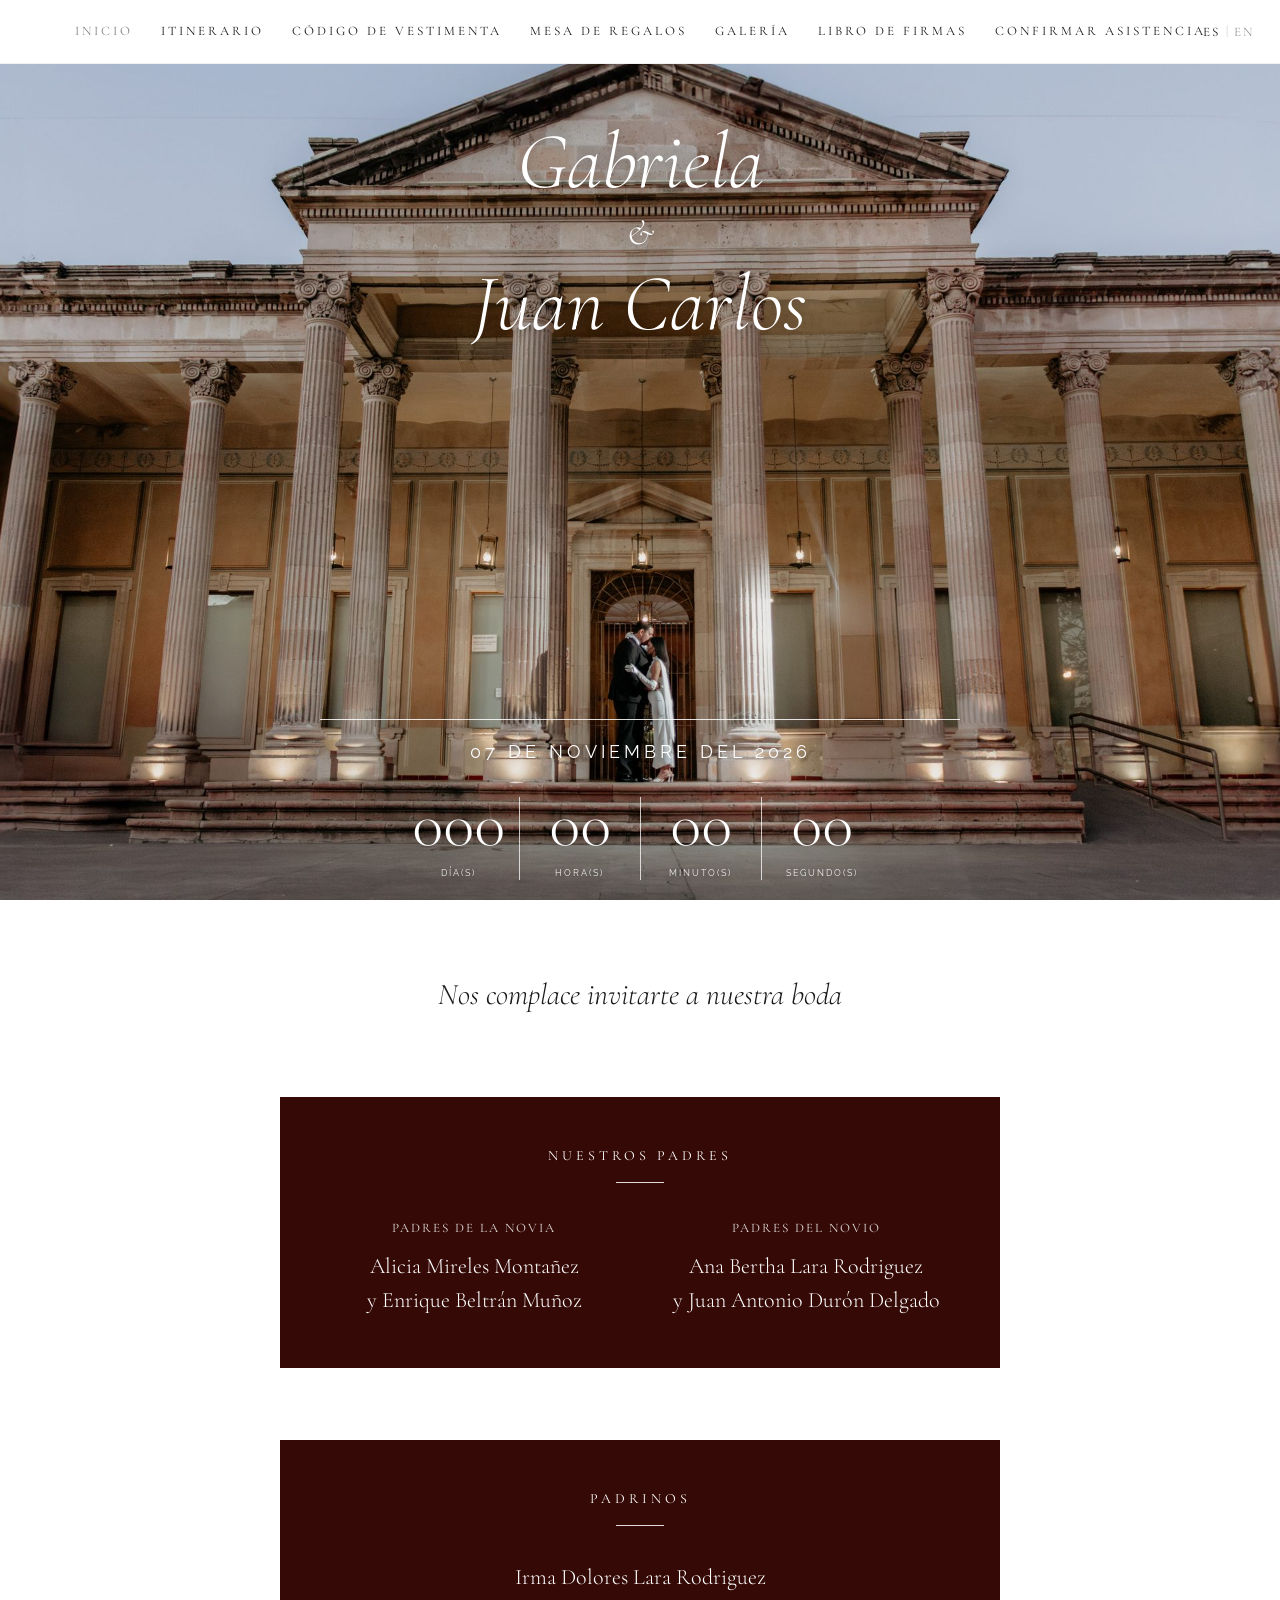
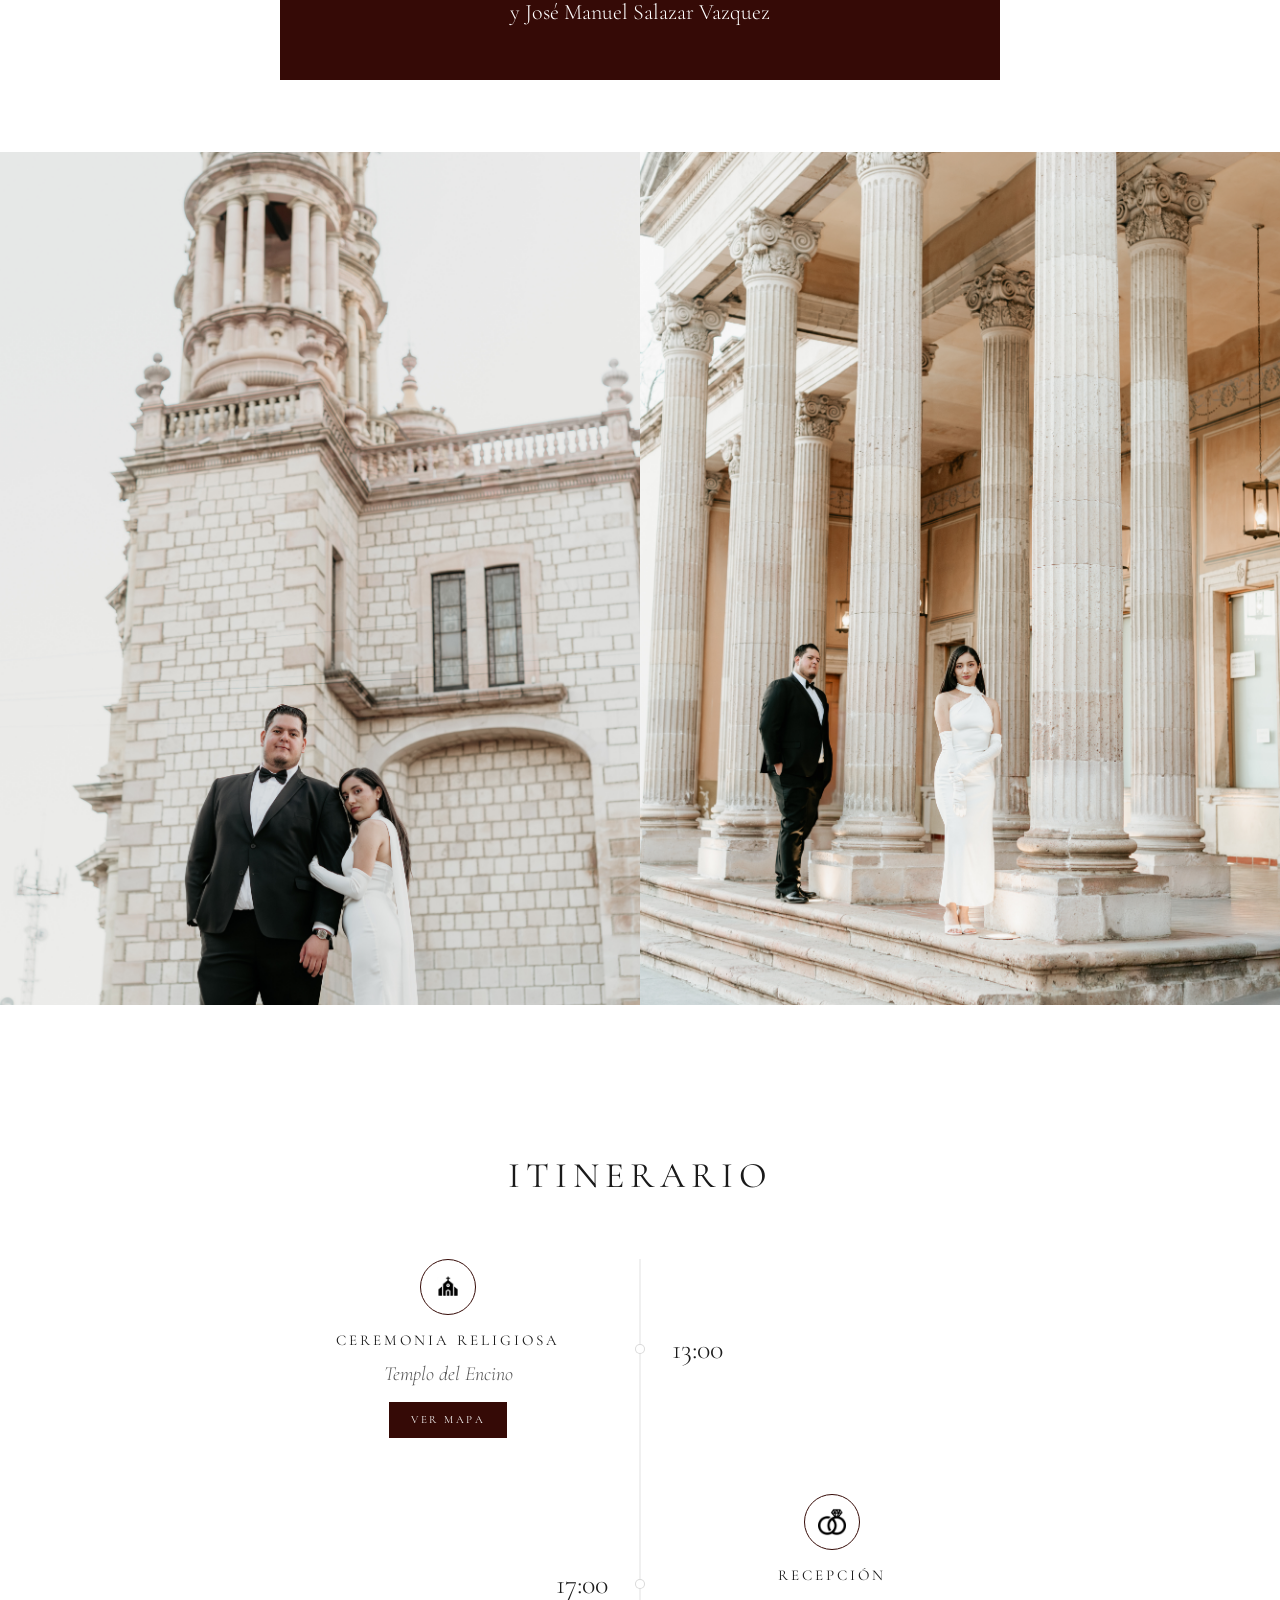
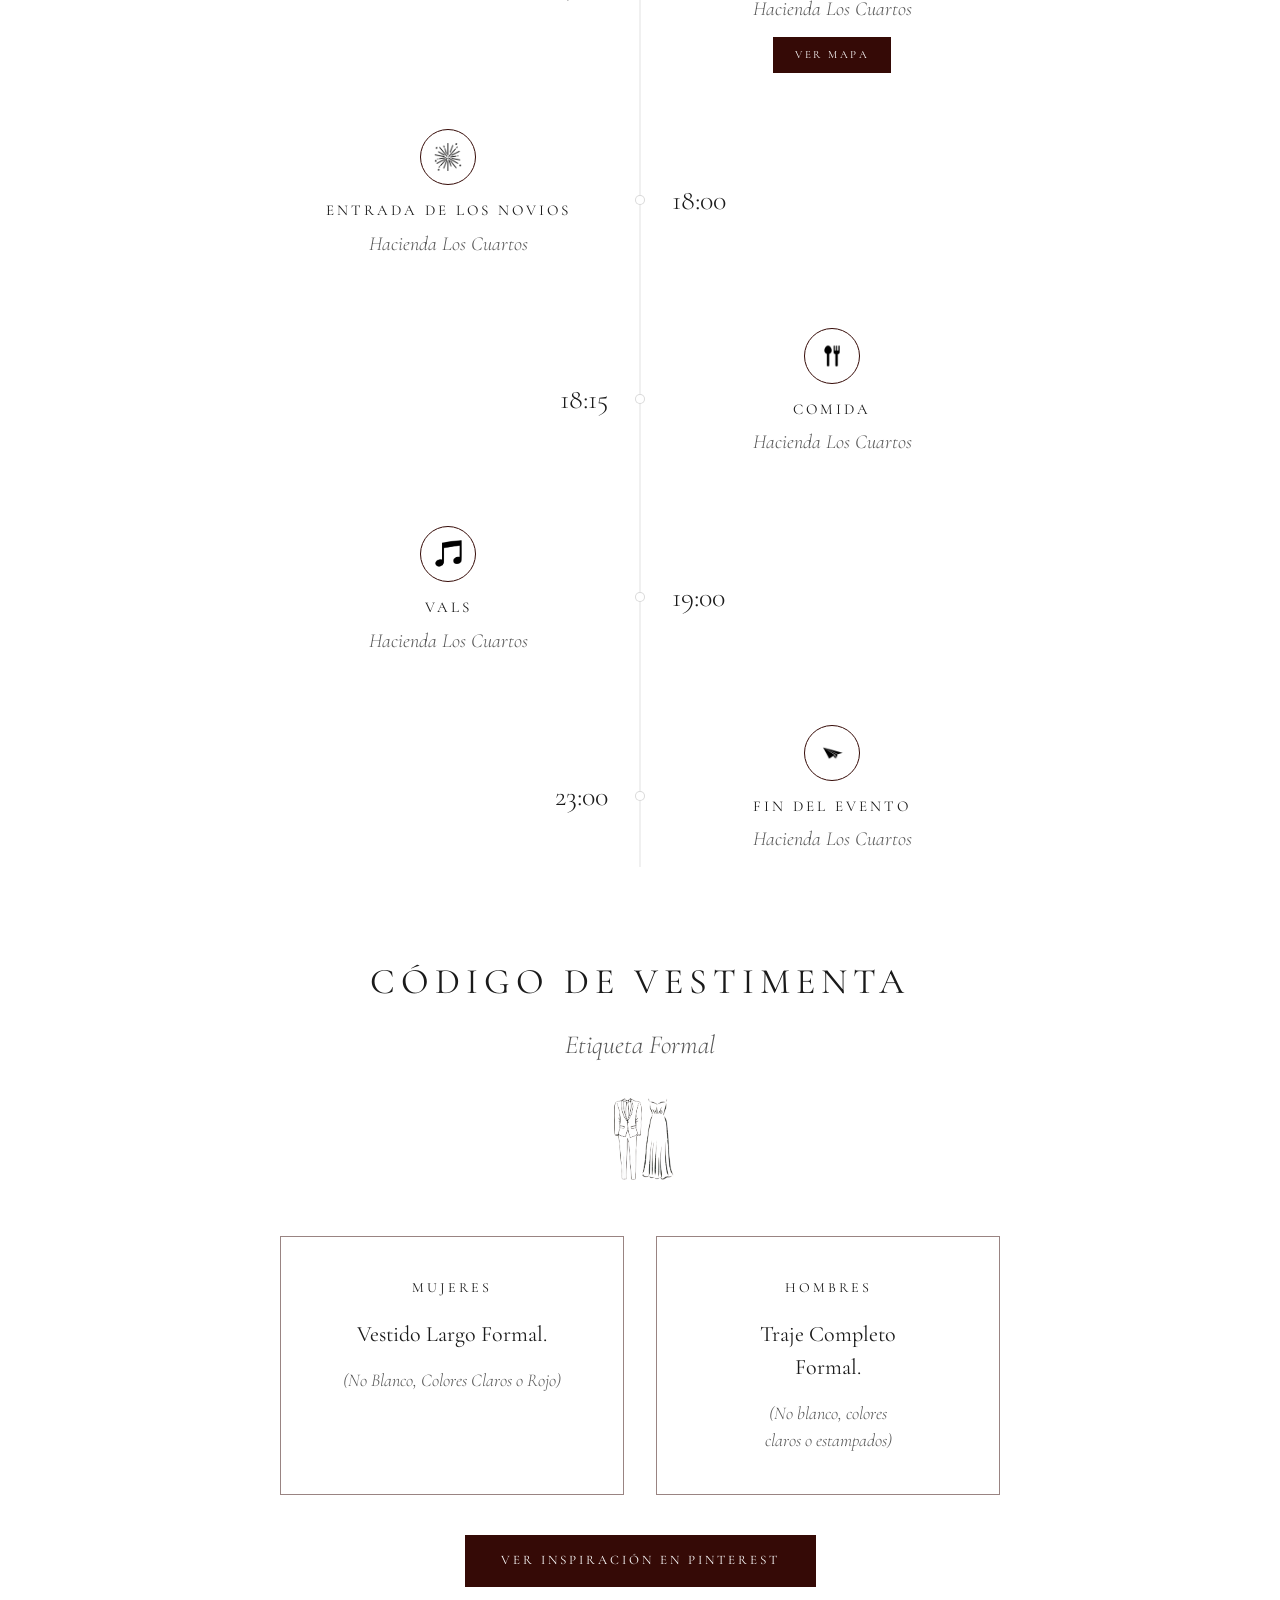
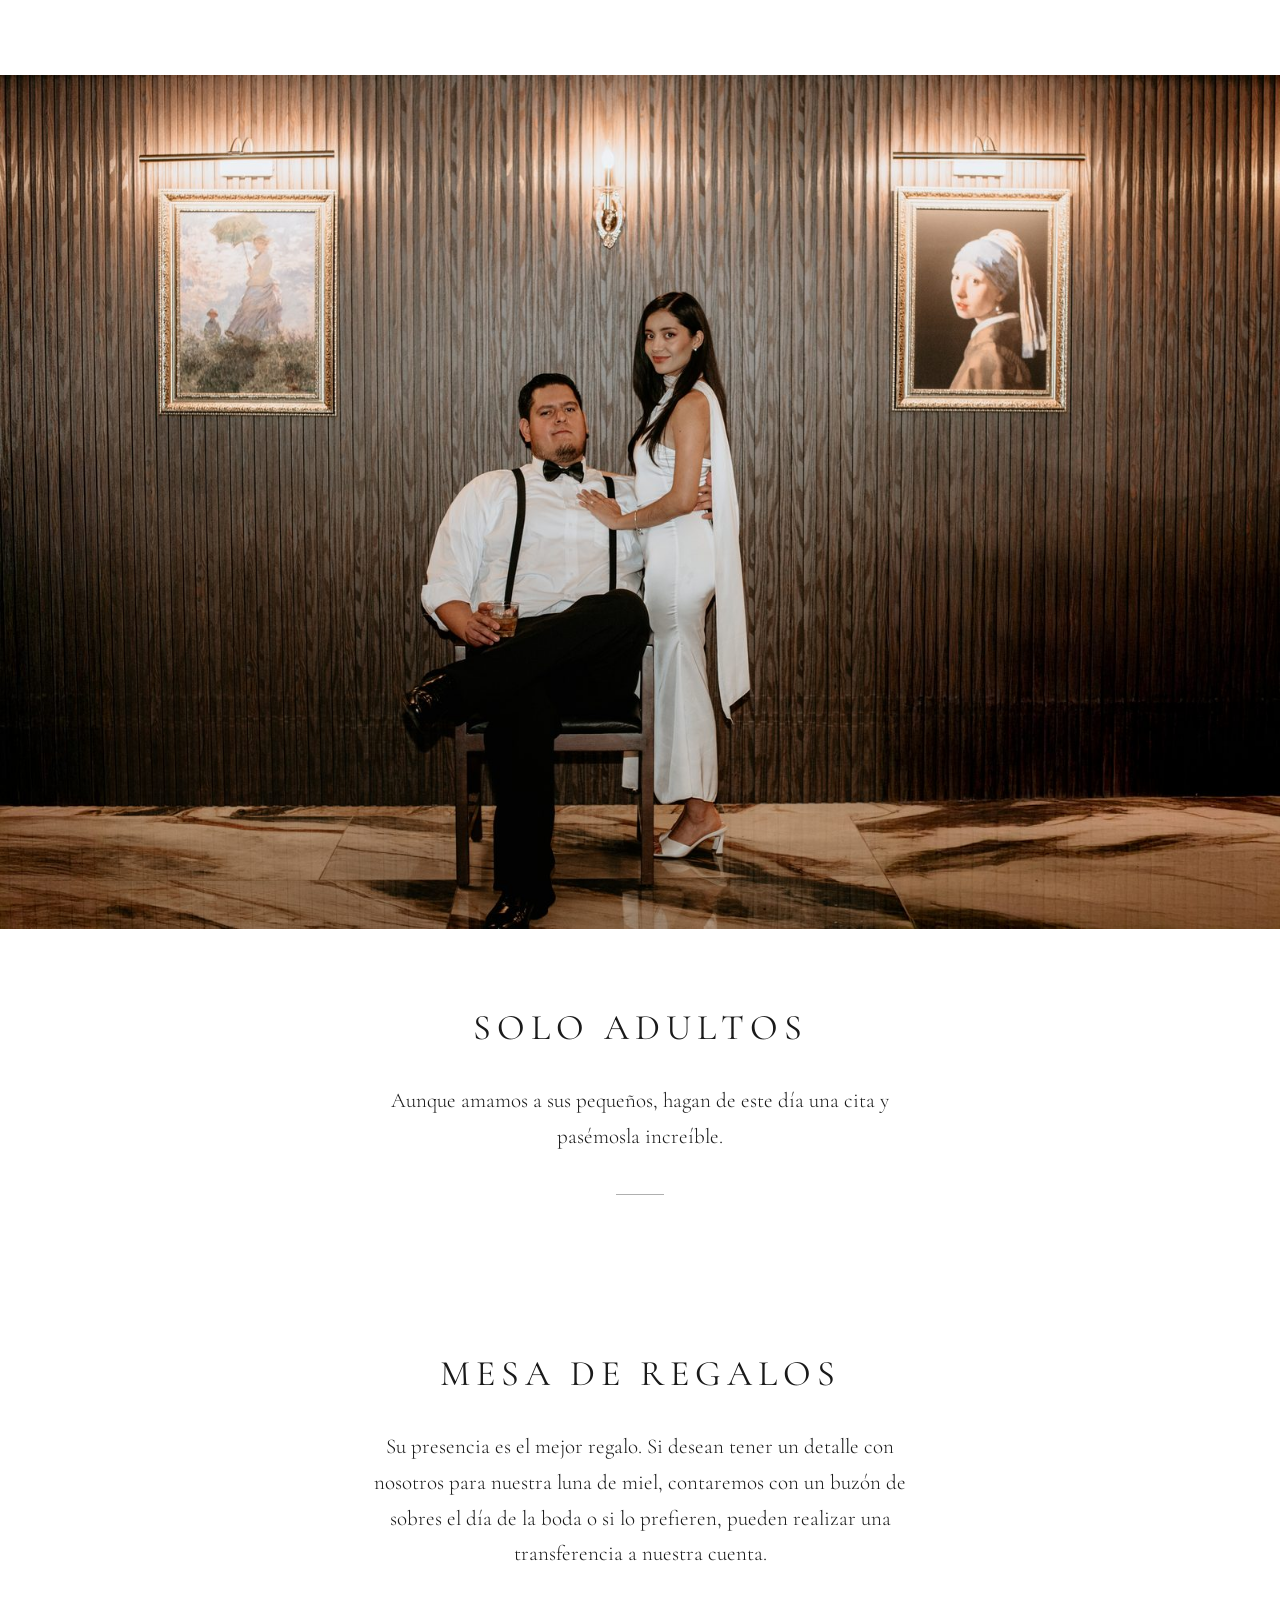
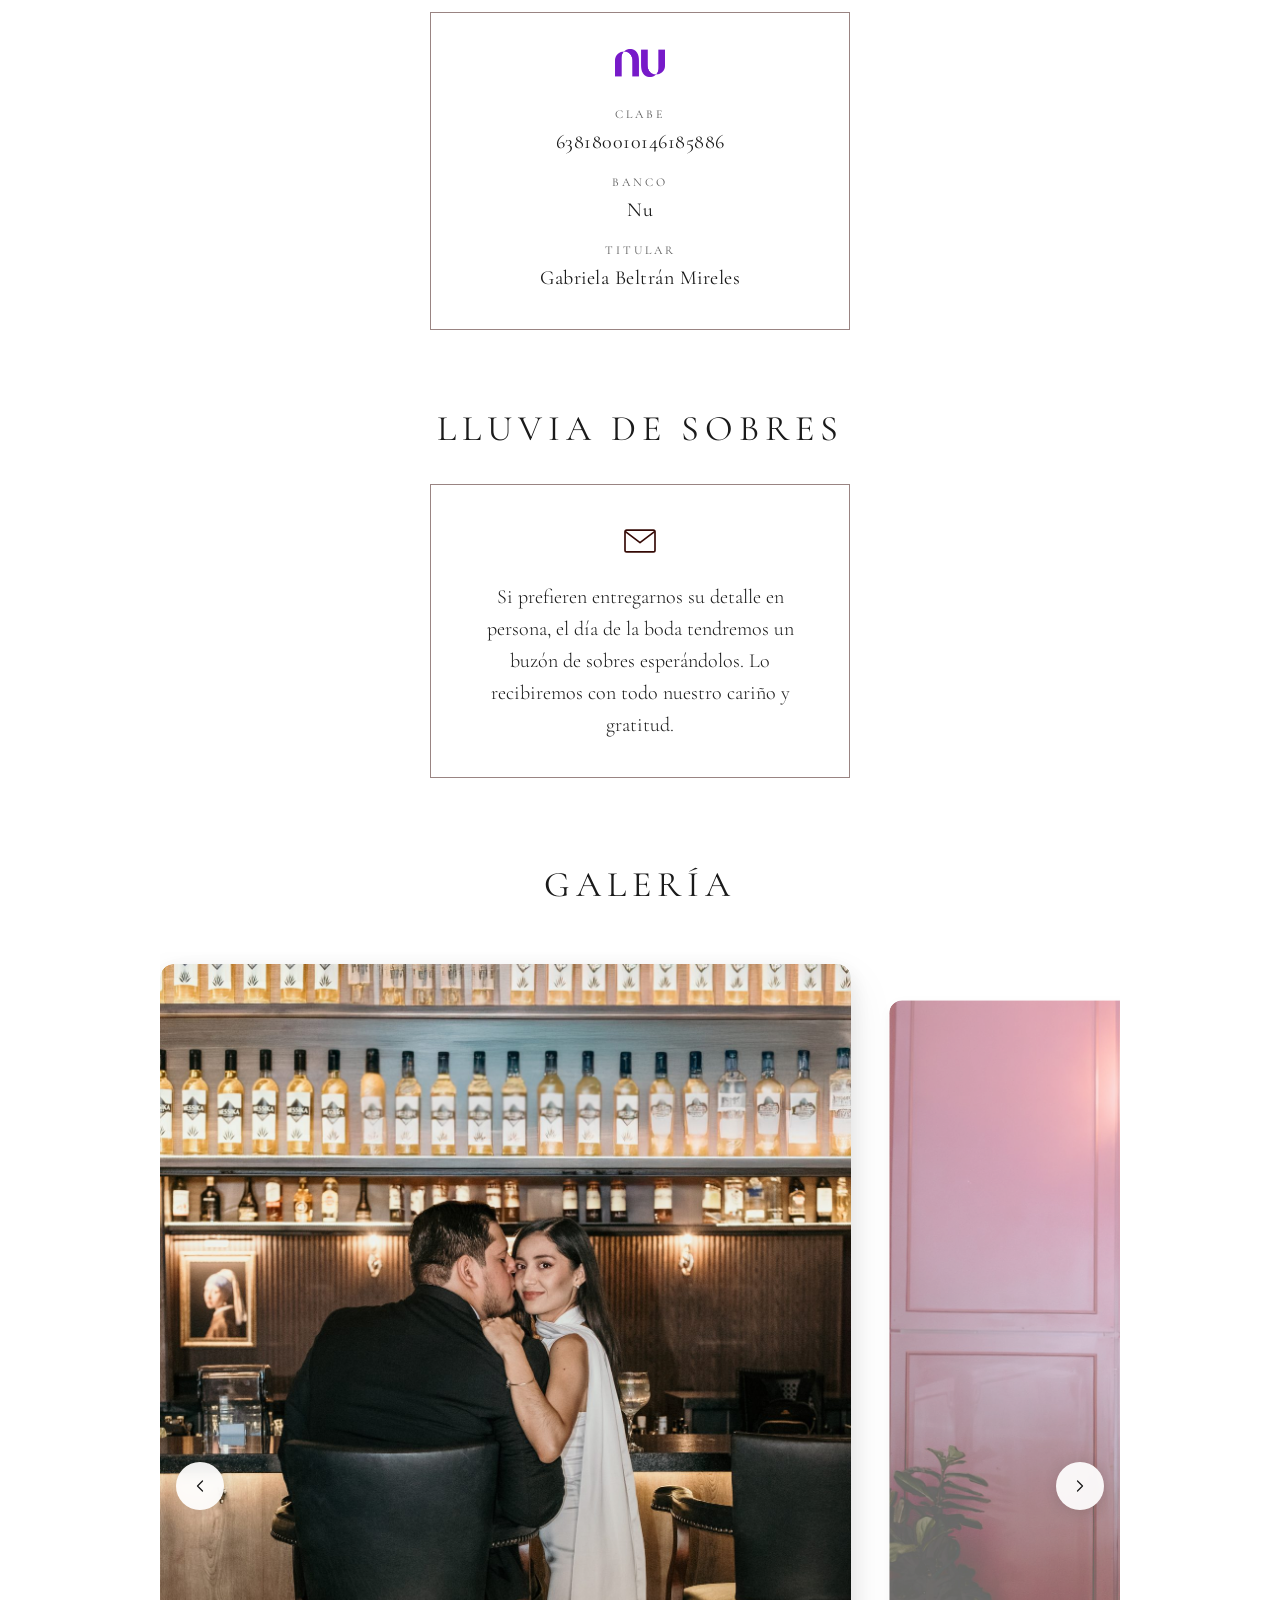
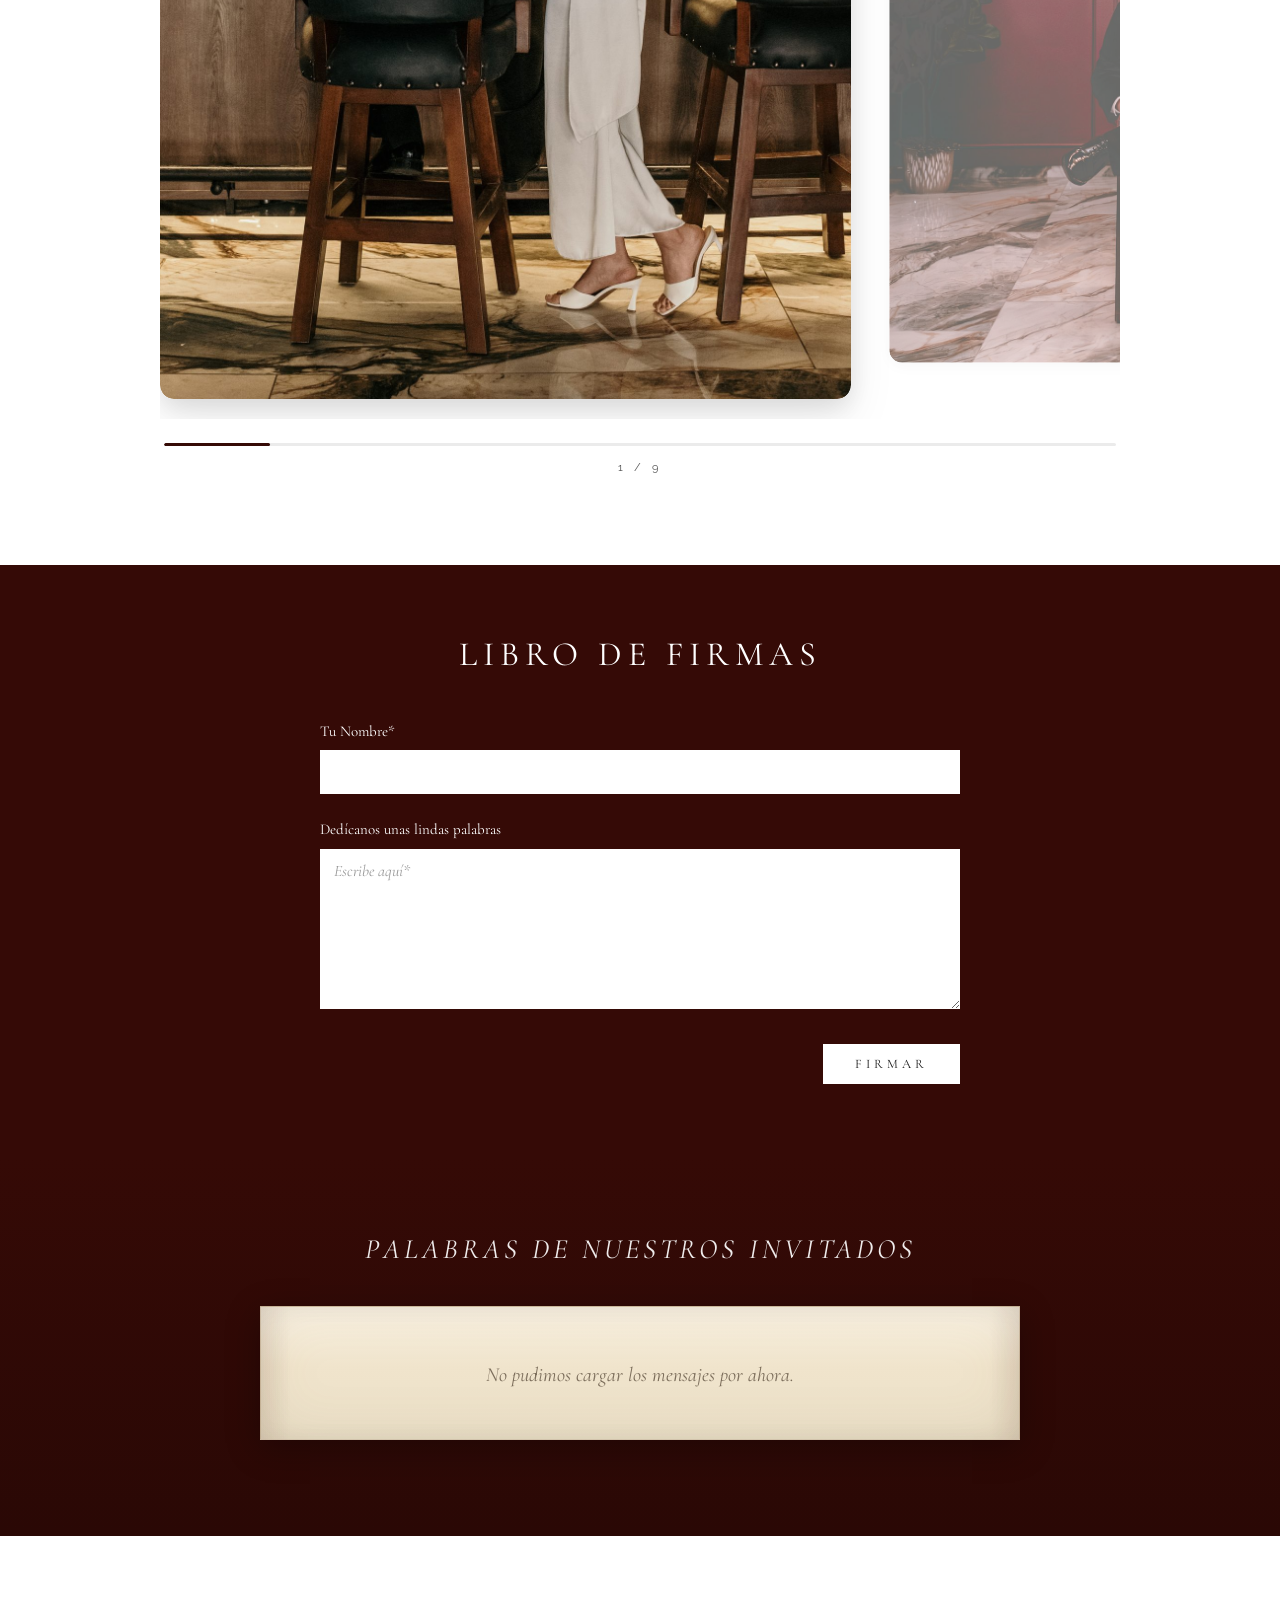
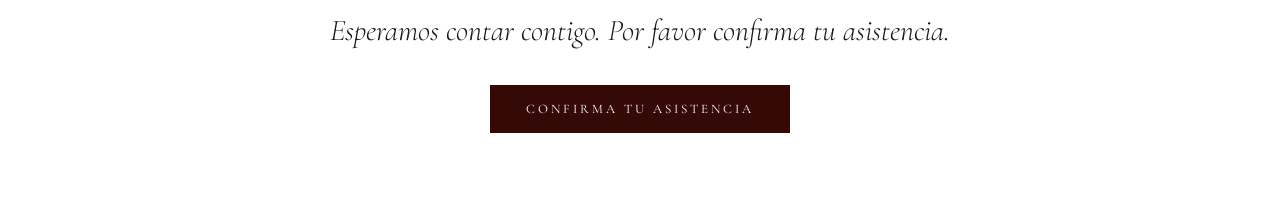
<file: index.html>
<!DOCTYPE html>
<html lang="es">
<head>
  <meta charset="UTF-8">
  <meta name="viewport" content="width=device-width, initial-scale=1.0">
  <title>Gabriela & Juan Carlos – 07.11.2026</title>
  <link rel="icon" href="Assets/icons/page_icon.png" type="image/png">
  <link rel="apple-touch-icon" href="Assets/icons/page_icon.png">
  <link rel="preconnect" href="https://fonts.googleapis.com">
  <link rel="preconnect" href="https://fonts.gstatic.com" crossorigin>
  <link href="https://fonts.googleapis.com/css2?family=Cormorant+Garamond:ital,wght@0,300;0,400;0,600;1,300;1,400&family=Raleway:wght@300;400;500&display=swap" rel="stylesheet">
  <link rel="stylesheet" href="css/Styles.css">
  <link rel="preload" as="image" href="Assets/images/foto4.jpg" fetchpriority="high">
</head>
<body>

  <header class="navbar" id="navbar">
    <button class="navbar-toggle" id="nav-toggle" type="button" data-i18n-aria="nav.openMenu" aria-label="Abrir menú" aria-expanded="false">
      <span></span>
      <span></span>
      <span></span>
    </button>

    <nav class="navbar-menu" id="nav-menu" data-i18n-aria="nav.sections" aria-label="Secciones de la invitación">
      <ul class="navbar-list">
        <li><a href="#inicio" class="nav-link active" data-i18n="nav.home">Inicio</a></li>
        <li><a href="#itinerario" class="nav-link" data-i18n="nav.itinerary">Itinerario</a></li>
        <li><a href="#codigo-vestimenta" class="nav-link" data-i18n="nav.dresscode">Código de vestimenta</a></li>
        <li><a href="#mesa-regalos" class="nav-link" data-i18n="nav.gifts">Mesa de regalos</a></li>
        <li><a href="#galeria" class="nav-link" data-i18n="nav.gallery">Galería</a></li>
        <li><a href="#libro-firmas" class="nav-link" data-i18n="nav.guestbook">Libro de firmas</a></li>
        <li><a href="#confirmar-asistencia" class="nav-link" data-i18n="nav.rsvp">Confirmar asistencia</a></li>
      </ul>
    </nav>

    <div class="lang-toggle" id="lang-toggle" role="group" data-i18n-aria="nav.lang" aria-label="Idioma">
      <button type="button" class="lang-toggle-btn lang-toggle-btn--active" data-lang="es" aria-pressed="true">ES</button>
      <span class="lang-toggle-divider" aria-hidden="true">|</span>
      <button type="button" class="lang-toggle-btn" data-lang="en" aria-pressed="false">EN</button>
    </div>
  </header>

  <main>
    <section class="hero" id="inicio">
      <img
        src="Assets/images/foto4.jpg"
        alt="Gabriela y Juan Carlos"
        data-i18n-alt="hero.alt"
        class="hero-image"
        width="1920"
        height="1281"
        decoding="async"
        fetchpriority="high"
      >

      <div class="hero-content">
        <div class="hero-names">
          <span class="hero-name">Gabriela</span>
          <span class="hero-ampersand">&amp;</span>
          <span class="hero-name">Juan Carlos</span>
        </div>

        <div class="hero-countdown">
          <div class="countdown-line" aria-hidden="true"></div>
          <p class="countdown-date" data-i18n="hero.date">07 DE NOVIEMBRE DEL 2026</p>

          <div class="countdown-grid" aria-live="polite">
            <div class="countdown-item">
              <span class="countdown-num" id="cd-dias">000</span>
              <span class="countdown-label" data-i18n="countdown.days">Día(s)</span>
            </div>
            <div class="countdown-divider" aria-hidden="true"></div>
            <div class="countdown-item">
              <span class="countdown-num" id="cd-horas">00</span>
              <span class="countdown-label" data-i18n="countdown.hours">Hora(s)</span>
            </div>
            <div class="countdown-divider" aria-hidden="true"></div>
            <div class="countdown-item">
              <span class="countdown-num" id="cd-min">00</span>
              <span class="countdown-label" data-i18n="countdown.minutes">Minuto(s)</span>
            </div>
            <div class="countdown-divider" aria-hidden="true"></div>
            <div class="countdown-item">
              <span class="countdown-num" id="cd-seg">00</span>
              <span class="countdown-label" data-i18n="countdown.seconds">Segundo(s)</span>
            </div>
          </div>
        </div>
      </div>
    </section>

    <section class="rsvp-section rsvp-section--invite">
      <p class="rsvp-invite" id="rsvp-invite"><span id="rsvp-guest-name"></span><span id="rsvp-invite-text" data-i18n="rsvp.inviteDefault">Nos complace invitarte a nuestra boda</span></p>
    </section>

    <section class="parents-section" id="nuestros-padres">
      <div class="accent-box">
        <h2 class="accent-box-title" data-i18n="parents.title">Nuestros Padres</h2>
        <div class="accent-box-line" aria-hidden="true"></div>

        <div class="parents-grid">
          <div class="parents-col">
            <p class="parents-role" data-i18n="parents.brideParents">Padres de La Novia</p>
            <p class="parents-names">Alicia Mireles Montañez</p>
            <p class="parents-names">y Enrique Beltrán Muñoz</p>
          </div>
          <div class="parents-col">
            <p class="parents-role" data-i18n="parents.groomParents">Padres del Novio</p>
            <p class="parents-names">Ana Bertha Lara Rodriguez</p>
            <p class="parents-names">y Juan Antonio Durón Delgado</p>
          </div>
        </div>
      </div>
    </section>

    <section class="padrinos-section" id="padrinos">
      <div class="accent-box">
        <h2 class="accent-box-title" data-i18n="padrinos.title">Padrinos</h2>
        <div class="accent-box-line" aria-hidden="true"></div>

        <ul class="padrinos-list">
          <li class="padrinos-item">
            <span class="padrinos-names">Irma Dolores Lara Rodriguez</span>
            <span class="padrinos-names">y José Manuel Salazar Vazquez</span>
          </li>
        </ul>
      </div>
    </section>

    <section class="photo-pair-section" data-i18n-aria="photo.aria" aria-label="Galería de fotos">
      <div class="photo-pair">
        <img
          src="Assets/images/foto2.jpg"
          alt="Gabriela y Juan Carlos"
        data-i18n-alt="hero.alt"
          class="photo-pair-img"
          loading="lazy"
          decoding="async"
        >
        <img
          src="Assets/images/GABY%26CARLOS73.jpg"
          alt="Gabriela y Juan Carlos"
        data-i18n-alt="hero.alt"
          class="photo-pair-img"
          loading="lazy"
          decoding="async"
        >
      </div>
    </section>

    <section class="itinerary-section" id="itinerario">
      <h2 class="itinerary-title" data-i18n="itinerary.title">Itinerario</h2>

      <div class="timeline">

        <article class="timeline-row timeline-row--left">
          <div class="timeline-side timeline-side--content">
            <div class="timeline-icon" aria-hidden="true">
              <img src="Assets/icons/church.webp" alt="" class="timeline-icon-img" loading="lazy" decoding="async" width="64" height="64">
            </div>
            <h3 class="timeline-event" data-i18n="itinerary.ceremony">Ceremonia Religiosa</h3>
            <p class="timeline-venue">Templo del Encino</p>
            <a href="https://maps.app.goo.gl/48fRsG8Azqhs8dwKA" class="timeline-map-btn" target="_blank" rel="noopener noreferrer" data-i18n="itinerary.viewMap">Ver mapa</a>
          </div>
          <div class="timeline-axis"><span class="timeline-dot"></span></div>
          <div class="timeline-side timeline-side--time">
            <time class="timeline-time">13:00</time>
          </div>
        </article>

        <article class="timeline-row timeline-row--right">
          <div class="timeline-side timeline-side--time">
            <time class="timeline-time">17:00</time>
          </div>
          <div class="timeline-axis"><span class="timeline-dot"></span></div>
          <div class="timeline-side timeline-side--content">
            <div class="timeline-icon" aria-hidden="true">
              <img src="Assets/icons/rings.png" alt="" class="timeline-icon-img" loading="lazy" decoding="async" width="64" height="64">
            </div>
            <h3 class="timeline-event" data-i18n="itinerary.reception">Recepción</h3>
            <p class="timeline-venue">Hacienda Los Cuartos</p>
            <a href="https://maps.app.goo.gl/mup82tCC24NmzMjs6" class="timeline-map-btn" target="_blank" rel="noopener noreferrer" data-i18n="itinerary.viewMap">Ver mapa</a>
          </div>
        </article>

        <article class="timeline-row timeline-row--left">
          <div class="timeline-side timeline-side--content">
            <div class="timeline-icon" aria-hidden="true">
              <img src="Assets/icons/fireworks.png" alt="" class="timeline-icon-img" loading="lazy" decoding="async" width="64" height="64">
            </div>
            <h3 class="timeline-event" data-i18n="itinerary.entrance">Entrada de los Novios</h3>
            <p class="timeline-venue">Hacienda Los Cuartos</p>
          </div>
          <div class="timeline-axis"><span class="timeline-dot"></span></div>
          <div class="timeline-side timeline-side--time">
            <time class="timeline-time">18:00</time>
          </div>
        </article>

        <article class="timeline-row timeline-row--right">
          <div class="timeline-side timeline-side--time">
            <time class="timeline-time">18:15</time>
          </div>
          <div class="timeline-axis"><span class="timeline-dot"></span></div>
          <div class="timeline-side timeline-side--content">
            <div class="timeline-icon" aria-hidden="true">
              <img src="Assets/icons/fork_and_spoon.webp" alt="" class="timeline-icon-img" loading="lazy" decoding="async" width="64" height="64">
            </div>
            <h3 class="timeline-event" data-i18n="itinerary.dinner">Comida</h3>
            <p class="timeline-venue">Hacienda Los Cuartos</p>
          </div>
        </article>

        <article class="timeline-row timeline-row--left">
          <div class="timeline-side timeline-side--content">
            <div class="timeline-icon" aria-hidden="true">
              <img src="Assets/icons/music-note.webp" alt="" class="timeline-icon-img" loading="lazy" decoding="async" width="64" height="64">
            </div>
            <h3 class="timeline-event" data-i18n="itinerary.waltz">Vals</h3>
            <p class="timeline-venue">Hacienda Los Cuartos</p>
          </div>
          <div class="timeline-axis"><span class="timeline-dot"></span></div>
          <div class="timeline-side timeline-side--time">
            <time class="timeline-time">19:00</time>
          </div>
        </article>

        <article class="timeline-row timeline-row--right">
          <div class="timeline-side timeline-side--time">
            <time class="timeline-time">23:00</time>
          </div>
          <div class="timeline-axis"><span class="timeline-dot"></span></div>
          <div class="timeline-side timeline-side--content">
            <div class="timeline-icon" aria-hidden="true">
              <img src="Assets/icons/end.png" alt="" class="timeline-icon-img" loading="lazy" decoding="async" width="64" height="64">
            </div>
            <h3 class="timeline-event" data-i18n="itinerary.end">Fin del Evento</h3>
            <p class="timeline-venue">Hacienda Los Cuartos</p>
          </div>
        </article>

      </div>
    </section>

    <section class="dresscode-section" id="codigo-vestimenta">
      <h2 class="dresscode-title" data-i18n="dresscode.title">Código de Vestimenta</h2>
      <p class="dresscode-subtitle" data-i18n="dresscode.subtitle">Etiqueta Formal</p>
      <img src="Assets/icons/DRESSCODE.png" alt="" class="dresscode-icon" loading="lazy" decoding="async" width="100" height="100">

      <div class="dresscode-grid">
        <div class="dresscode-card">
          <h3 class="dresscode-label" data-i18n="dresscode.women">Mujeres</h3>
          <p class="dresscode-text" data-i18n="dresscode.womenText">Vestido Largo Formal.</p>
          <p class="dresscode-note" data-i18n="dresscode.womenNote">(No Blanco, Colores Claros o Rojo)</p>
        </div>

        <div class="dresscode-card">
          <h3 class="dresscode-label" data-i18n="dresscode.men">Hombres</h3>
          <p class="dresscode-text" data-i18n-html="dresscode.menText">Traje Completo<br>Formal.</p>
          <p class="dresscode-note" data-i18n-html="dresscode.menNote">(No blanco, colores<br>claros o estampados)</p>
        </div>
      </div>

      <a
        href="https://pin.it/22w87rQB9"
        class="dresscode-btn"
        target="_blank"
        rel="noopener noreferrer"
        data-i18n="dresscode.pinterest"
      >Ver inspiración en Pinterest</a>
    </section>

    <section class="photo-full-section" data-i18n-aria="photo.couple" aria-label="Foto de la pareja">
      <img
        src="Assets/images/GABY%26CARLOS18.jpg"
        alt="Gabriela y Juan Carlos"
        data-i18n-alt="hero.alt"
        class="photo-full-img"
        loading="lazy"
        decoding="async"
      >
    </section>

    <section class="adults-section" id="solo-adultos">
      <h2 class="adults-title" data-i18n="adults.title">Solo Adultos</h2>
      <p class="adults-text" data-i18n="adults.text">Aunque amamos a sus pequeños, hagan de este día una cita y pasémosla increíble.</p>
      <div class="adults-divider" aria-hidden="true"></div>
    </section>

    <section class="gifts-section" id="mesa-regalos">
      <h2 class="gifts-title" data-i18n="gifts.title">Mesa de Regalos</h2>
      <p class="gifts-text" data-i18n="gifts.text">
        Su presencia es el mejor regalo. Si desean tener un detalle con nosotros para nuestra luna de miel,
        contaremos con un buzón de sobres el día de la boda o si lo prefieren, pueden realizar una transferencia a nuestra cuenta.
      </p>

      <div class="gifts-bank-card">
        <img src="Assets/icons/NU.png" alt="Nu" class="gifts-bank-logo" loading="lazy" decoding="async" width="56" height="28">
        <dl class="gifts-bank-details">
          <div class="gifts-bank-row">
            <dt class="gifts-bank-label" data-i18n="gifts.clabe">CLABE</dt>
            <dd class="gifts-bank-value">638180010146185886</dd>
          </div>
          <div class="gifts-bank-row">
            <dt class="gifts-bank-label" data-i18n="gifts.bank">Banco</dt>
            <dd class="gifts-bank-value">Nu</dd>
          </div>
          <div class="gifts-bank-row">
            <dt class="gifts-bank-label" data-i18n="gifts.holder">Titular</dt>
            <dd class="gifts-bank-value">Gabriela Beltrán Mireles</dd>
          </div>
        </dl>
      </div>

      <h2 class="gifts-title gifts-envelope-heading" data-i18n="gifts.envelopeTitle">Lluvia de Sobres</h2>

      <div class="gifts-bank-card gifts-envelope-card">
        <svg class="gifts-envelope-icon" width="40" height="40" viewBox="0 0 24 24" fill="none" aria-hidden="true">
          <rect x="3" y="5.5" width="18" height="13" rx="1" stroke="currentColor" stroke-width="1"/>
          <path d="M3.5 6.5l8.5 6.5 8.5-6.5" stroke="currentColor" stroke-width="1" stroke-linecap="round" stroke-linejoin="round"/>
        </svg>
        <p class="gifts-envelope-text" data-i18n="gifts.envelopeText">Si prefieren entregarnos su detalle en persona, el día de la boda tendremos un buzón de sobres esperándolos. Lo recibiremos con todo nuestro cariño y gratitud.</p>
      </div>
    </section>

    <section class="gallery-section" id="galeria">
      <h2 class="gallery-title" data-i18n="gallery.title">Galería</h2>

      <div class="gallery-card">
        <div class="gallery-viewport" id="gallery-viewport">
          <div class="gallery-track" id="gallery-track"></div>

          <button type="button" class="gallery-nav gallery-nav--prev" id="gallery-prev" data-i18n-aria="gallery.prev" aria-label="Foto anterior">
            <svg width="20" height="20" viewBox="0 0 24 24" fill="none" aria-hidden="true">
              <path d="M15 6l-6 6 6 6" stroke="currentColor" stroke-width="1.5" stroke-linecap="round" stroke-linejoin="round"/>
            </svg>
          </button>

          <button type="button" class="gallery-nav gallery-nav--next" id="gallery-next" data-i18n-aria="gallery.next" aria-label="Foto siguiente">
            <svg width="20" height="20" viewBox="0 0 24 24" fill="none" aria-hidden="true">
              <path d="M9 6l6 6-6 6" stroke="currentColor" stroke-width="1.5" stroke-linecap="round" stroke-linejoin="round"/>
            </svg>
          </button>
        </div>

        <div class="gallery-footer">
          <div class="gallery-progress" role="progressbar" aria-valuemin="1" aria-valuemax="100" aria-valuenow="1" id="gallery-progressbar">
            <div class="gallery-progress-fill" id="gallery-progress"></div>
          </div>
          <p class="gallery-counter">
            <span id="gallery-current">1</span> / <span id="gallery-total">0</span>
          </p>
        </div>
      </div>
    </section>

    <section class="guestbook-section" id="libro-firmas">
      <div class="guestbook-inner">
        <h2 class="guestbook-title" data-i18n="guestbook.title">Libro de Firmas</h2>

        <form class="guestbook-form" id="guestbook-form" novalidate>
          <div class="guestbook-field">
            <label class="guestbook-label" for="guestbook-name" data-i18n="guestbook.nameLabel">Tu Nombre*</label>
            <input
              type="text"
              id="guestbook-name"
              name="name"
              class="guestbook-input"
              required
              autocomplete="name"
            >
          </div>

          <div class="guestbook-field">
            <label class="guestbook-label" for="guestbook-message" data-i18n="guestbook.messageLabel">Dedícanos unas lindas palabras</label>
            <textarea
              id="guestbook-message"
              name="message"
              class="guestbook-textarea"
              data-i18n-placeholder="guestbook.placeholder"
              placeholder="Escribe aquí*"
              required
            ></textarea>
          </div>

          <div class="guestbook-actions">
            <button type="submit" class="guestbook-submit" data-i18n="guestbook.submit">Firmar</button>
          </div>
        </form>

        <p class="guestbook-success" id="guestbook-success" hidden data-i18n="guestbook.success">
          ¡Gracias por dejar tu mensaje! Con mucho cariño, Gabriela y Juan Carlos.
        </p>
      </div>
    </section>

    <section class="signatures-section" id="firmas-invitados" data-i18n-aria="signatures.aria" aria-label="Mensajes de invitados">
      <div class="signatures-book">
        <h2 class="signatures-title" data-i18n="signatures.title">Palabras de nuestros invitados</h2>
        <div class="signatures-page">
          <div class="signatures-list" id="signatures-list" role="list"></div>
          <p class="signatures-empty" id="signatures-empty" hidden data-i18n="signatures.empty">
            Aún no hay mensajes en nuestro libro. ¡Sé el primero en dejar tus palabras!
          </p>
        </div>
      </div>
    </section>

    <section class="rsvp-section" id="confirmar-asistencia">
      <p class="rsvp-confirm-prompt" id="rsvp-confirm-prompt">Esperamos contar contigo. Por favor confirma tu asistencia.</p>
      <button type="button" class="rsvp-btn" id="rsvp-btn" data-i18n="rsvp.btn">Confirma tu asistencia</button>
    </section>
  </main>

  <div class="rsvp-modal" id="rsvp-modal" hidden>
    <div class="rsvp-modal-box" role="dialog" aria-modal="true" aria-labelledby="modal-guest-name">
      <button type="button" class="rsvp-modal-close" id="rsvp-modal-close" data-i18n-aria="rsvp.modal.close" aria-label="Cerrar">&times;</button>

      <p class="rsvp-modal-label" data-i18n="rsvp.modal.label">Confirmación de asistencia</p>
      <h3 class="rsvp-modal-name" id="modal-guest-name" data-i18n="rsvp.modal.guest">Invitado</h3>
      <p class="rsvp-modal-tickets" id="modal-tickets-row" hidden>
        <span id="modal-tickets-value"></span>
      </p>

      <div class="rsvp-modal-viewport">
        <div class="rsvp-modal-step rsvp-modal-step--active" id="rsvp-step-main">
          <div class="rsvp-modal-divider" aria-hidden="true"></div>

          <label class="rsvp-modal-field-label" for="modal-comments">
            <span data-i18n="rsvp.modal.comments">Comentarios</span> <span class="rsvp-modal-optional" data-i18n="rsvp.modal.optional">(opcional)</span>
          </label>
          <textarea
            id="modal-comments"
            class="rsvp-modal-textarea"
            data-i18n-placeholder="rsvp.modal.commentsPlaceholder"
            placeholder="Restricciones alimentarias, mensaje para los novios..."
          ></textarea>

          <div class="rsvp-modal-actions">
            <button type="button" class="rsvp-modal-btn rsvp-modal-btn--confirm" id="modal-confirm-btn" data-i18n="rsvp.modal.confirm">
              Confirmo asistencia
            </button>
            <button type="button" class="rsvp-modal-btn rsvp-modal-btn--alt" id="modal-custom-count-btn" hidden data-i18n="rsvp.modal.customCount">
              Confirmar cantidad diferente de invitados
            </button>
            <button type="button" class="rsvp-modal-btn rsvp-modal-btn--decline" id="modal-decline-btn" data-i18n="rsvp.modal.decline">
              No podré asistir
            </button>
          </div>
        </div>

        <div class="rsvp-modal-step" id="rsvp-step-count" hidden>
          <div class="rsvp-modal-divider" aria-hidden="true"></div>

          <p class="rsvp-modal-field-label" data-i18n="rsvp.modal.howMany">¿Cuántos invitados asistirán?</p>
          <p class="rsvp-count-display" id="modal-count-display" aria-live="polite" data-i18n="rsvp.modal.guestCount.one">1 invitado</p>

          <div class="rsvp-count-slider-wrap">
            <input
              type="range"
              id="modal-count-slider"
              class="rsvp-count-slider"
              min="1"
              max="2"
              value="1"
              step="1"
              data-i18n-aria="rsvp.modal.guestCountAria"
              aria-label="Cantidad de invitados"
            >
            <div class="rsvp-count-ticks" id="modal-count-ticks" aria-hidden="true"></div>
          </div>

          <div class="rsvp-modal-actions">
            <button type="button" class="rsvp-modal-btn rsvp-modal-btn--confirm" id="modal-confirm-custom-btn" data-i18n="rsvp.modal.confirmCustom">
              Confirmar asistencia
            </button>
            <button type="button" class="rsvp-modal-btn rsvp-modal-btn--back" id="modal-back-btn" data-i18n="rsvp.modal.back">
              Regresar
            </button>
          </div>
        </div>
      </div>
    </div>
  </div>

  <script src="js/wedding.js" defer></script>
</body>
</html>
</file>
<file: css/Styles.css>
:root {
  --white: #ffffff;
  --black: #1a1a1a;
  --text-muted: #555555;
  --tan: #350a06;
  --nav-height: 64px;
}

*,
*::before,
*::after {
  box-sizing: border-box;
  margin: 0;
  padding: 0;
}

html {
  scroll-behavior: smooth;
}

body {
  font-family: 'Raleway', sans-serif;
  color: var(--black);
  line-height: 1.5;
  background-color: var(--white);
  position: relative;
}

body::before {
  content: '';
  position: fixed;
  inset: 0;
  z-index: -1;
  background-image: url('../Assets/images/Marble_Background.jpg');
  background-image: image-set(
    url('../Assets/images/Marble_Background.webp') type('image/webp'),
    url('../Assets/images/Marble_Background.jpg') type('image/jpeg')
  );
  background-size: cover;
  background-position: center;
  background-repeat: no-repeat;
}

img {
  display: block;
  max-width: 100%;
}

a {
  color: inherit;
  text-decoration: none;
}

ul {
  list-style: none;
}

/* ── Navbar ── */
.navbar {
  position: sticky;
  top: 0;
  z-index: 100;
  display: flex;
  align-items: center;
  justify-content: center;
  min-height: var(--nav-height);
  padding: 16px 24px;
  background: var(--white);
  border-bottom: 1px solid rgba(0, 0, 0, 0.06);
}

.navbar-toggle {
  display: none;
  position: absolute;
  left: 20px;
  flex-direction: column;
  justify-content: center;
  gap: 5px;
  width: 36px;
  height: 36px;
  padding: 6px;
  background: none;
  border: none;
  cursor: pointer;
}

.navbar-toggle span {
  display: block;
  height: 1.5px;
  background: var(--black);
  transition: transform 0.3s ease, opacity 0.3s ease;
}

.navbar-toggle.open span:nth-child(1) {
  transform: translateY(6.5px) rotate(45deg);
}

.navbar-toggle.open span:nth-child(2) {
  opacity: 0;
}

.navbar-toggle.open span:nth-child(3) {
  transform: translateY(-6.5px) rotate(-45deg);
}

.navbar-list {
  display: flex;
  align-items: center;
  justify-content: center;
  flex-wrap: wrap;
  gap: 8px 28px;
}

.nav-link {
  display: block;
  padding: 4px 0;
  font-family: 'Cormorant Garamond', serif;
  font-size: 13px;
  font-weight: 400;
  letter-spacing: 3px;
  text-transform: uppercase;
  color: var(--black);
  transition: opacity 0.2s ease;
}

.nav-link:hover,
.nav-link.active {
  opacity: 0.55;
}

.lang-toggle {
  position: absolute;
  right: 24px;
  display: flex;
  align-items: center;
  gap: 4px;
}

.lang-toggle-btn {
  padding: 4px 2px;
  font-family: 'Cormorant Garamond', serif;
  font-size: 13px;
  font-weight: 400;
  letter-spacing: 2px;
  color: var(--black);
  background: none;
  border: none;
  cursor: pointer;
  opacity: 0.45;
  transition: opacity 0.2s ease;
}

.lang-toggle-btn:hover,
.lang-toggle-btn--active {
  opacity: 1;
}

.lang-toggle-divider {
  font-family: 'Cormorant Garamond', serif;
  font-size: 13px;
  color: var(--black);
  opacity: 0.25;
  user-select: none;
}

/* ── Hero ── */
.hero {
  position: relative;
  width: 100%;
  height: calc(100svh - var(--nav-height));
  min-height: 520px;
  overflow: hidden;
}

.hero-image {
  position: absolute;
  inset: 0;
  width: 100%;
  height: 100%;
  object-fit: cover;
  object-position: center bottom;
}

.hero-content {
  position: absolute;
  inset: 0;
  z-index: 1;
  display: flex;
  flex-direction: column;
  justify-content: space-between;
  width: 100%;
  height: 100%;
  padding: 48px 24px 40px;
}

.hero-names {
  text-align: center;
  padding-top: 8px;
}

.hero-name {
  display: block;
  font-family: 'Cormorant Garamond', serif;
  font-size: clamp(44px, 9vw, 80px);
  font-weight: 300;
  font-style: italic;
  color: var(--white);
  line-height: 1.05;
  text-shadow: 0 1px 12px rgba(0, 0, 0, 0.25);
}

.hero-ampersand {
  display: block;
  font-family: 'Cormorant Garamond', serif;
  font-size: clamp(24px, 5vw, 36px);
  font-style: italic;
  font-weight: 300;
  color: var(--white);
  margin: 2px 0;
  text-shadow: 0 1px 12px rgba(0, 0, 0, 0.25);
}

.hero-countdown {
  text-align: center;
  width: 100%;
  max-width: 640px;
  margin: 0 auto;
  transform: translateY(20px);
}

.countdown-line {
  width: 100%;
  height: 1px;
  background: rgba(255, 255, 255, 0.85);
  margin-bottom: 18px;
}

.countdown-date {
  font-family: 'Raleway', sans-serif;
  font-size: clamp(14px, 2.8vw, 18px);
  font-weight: 400;
  letter-spacing: 4px;
  text-transform: uppercase;
  color: var(--white);
  margin-bottom: 28px;
  text-shadow: 0 1px 8px rgba(0, 0, 0, 0.2);
}

.countdown-grid {
  display: flex;
  align-items: stretch;
  justify-content: center;
}

.countdown-item {
  display: flex;
  flex-direction: column;
  align-items: center;
  justify-content: flex-start;
  flex: 1;
  max-width: 120px;
  padding: 0 12px;
}

.countdown-num {
  font-family: 'Cormorant Garamond', serif;
  font-size: clamp(40px, 8vw, 64px);
  font-weight: 300;
  color: var(--white);
  line-height: 1;
  font-variant-numeric: tabular-nums;
  text-shadow: 0 1px 10px rgba(0, 0, 0, 0.2);
}

.countdown-label {
  margin-top: 10px;
  font-family: 'Raleway', sans-serif;
  font-size: 9px;
  font-weight: 400;
  letter-spacing: 2px;
  text-transform: uppercase;
  color: rgba(255, 255, 255, 0.9);
  text-shadow: 0 1px 8px rgba(0, 0, 0, 0.2);
}

.countdown-divider {
  width: 1px;
  align-self: stretch;
  background: rgba(255, 255, 255, 0.75);
  margin: 4px 0 0;
  min-height: 72px;
}

/* ── Confirmar asistencia ── */
.rsvp-section {
  text-align: center;
  padding: 72px 24px 64px;
}

.rsvp-section--invite {
  padding-bottom: 48px;
}

.rsvp-confirm-prompt {
  font-family: 'Cormorant Garamond', serif;
  font-style: italic;
  font-size: clamp(22px, 4vw, 30px);
  font-weight: 300;
  color: var(--black);
  margin-bottom: 32px;
}

.rsvp-invite {
  font-family: 'Cormorant Garamond', serif;
  font-style: italic;
  font-size: clamp(22px, 4vw, 30px);
  font-weight: 300;
  color: var(--black);
  margin-bottom: 32px;
}

.rsvp-btn {
  display: inline-block;
  padding: 16px 36px;
  background: var(--tan);
  border: none;
  cursor: pointer;
  font-family: 'Cormorant Garamond', serif;
  font-size: 13px;
  font-weight: 400;
  letter-spacing: 3px;
  text-transform: uppercase;
  color: var(--white);
  transition: opacity 0.2s ease;
}

.rsvp-btn:hover {
  opacity: 0.88;
}

.rsvp-btn:disabled,
.rsvp-btn--disabled {
  background: #b9b9b9;
  cursor: not-allowed;
  opacity: 0.7;
}

.rsvp-btn:disabled:hover,
.rsvp-btn--disabled:hover {
  opacity: 0.7;
}

/* ── Modal RSVP ── */
.rsvp-modal {
  position: fixed;
  inset: 0;
  z-index: 200;
  display: flex;
  align-items: center;
  justify-content: center;
  padding: 24px;
  background: rgba(26, 26, 26, 0.72);
  backdrop-filter: blur(4px);
}

.rsvp-modal[hidden] {
  display: none;
}

.rsvp-modal-box {
  position: relative;
  width: 100%;
  max-width: 420px;
  padding: 40px 32px 32px;
  background: var(--white);
  border: 1px solid rgba(53, 10, 6, 0.45);
  text-align: center;
}

.rsvp-modal-close {
  position: absolute;
  top: 12px;
  right: 16px;
  padding: 4px;
  background: none;
  border: none;
  font-size: 24px;
  line-height: 1;
  color: var(--text-muted);
  cursor: pointer;
}

.rsvp-modal-close:hover {
  color: var(--black);
}

.rsvp-modal-label {
  font-family: 'Cormorant Garamond', serif;
  font-size: 11px;
  font-weight: 400;
  letter-spacing: 3px;
  text-transform: uppercase;
  color: var(--tan);
  margin-bottom: 10px;
}

.rsvp-modal-name {
  font-family: 'Cormorant Garamond', serif;
  font-size: clamp(24px, 5vw, 30px);
  font-weight: 300;
  font-style: italic;
  color: var(--black);
  line-height: 1.3;
}

.rsvp-modal-tickets {
  margin-top: 10px;
  font-family: 'Cormorant Garamond', serif;
  font-size: clamp(17px, 3.5vw, 21px);
  font-weight: 400;
  letter-spacing: 2px;
  text-transform: uppercase;
  color: var(--tan);
}

.rsvp-modal-divider {
  width: 48px;
  height: 1px;
  margin: 24px auto;
  background: rgba(53, 10, 6, 0.65);
}

.rsvp-modal-field-label {
  display: block;
  margin-bottom: 10px;
  font-family: 'Cormorant Garamond', serif;
  font-size: 11px;
  font-weight: 400;
  letter-spacing: 2px;
  text-transform: uppercase;
  color: var(--text-muted);
  text-align: left;
}

.rsvp-modal-optional {
  opacity: 0.55;
  text-transform: none;
  letter-spacing: 0;
}

.rsvp-modal-textarea {
  width: 100%;
  height: 96px;
  margin-bottom: 24px;
  padding: 12px 14px;
  border: 1px solid rgba(53, 10, 6, 0.5);
  background: rgba(255, 255, 255, 0.8);
  font-family: 'Raleway', sans-serif;
  font-size: 14px;
  color: var(--black);
  resize: vertical;
  outline: none;
}

.rsvp-modal-textarea::placeholder {
  color: var(--text-muted);
}

.rsvp-modal-textarea:focus {
  border-color: var(--tan);
}

.rsvp-modal-actions {
  display: flex;
  flex-direction: column;
  gap: 10px;
}

.rsvp-modal-btn {
  width: 100%;
  padding: 14px 20px;
  border: none;
  cursor: pointer;
  font-family: 'Cormorant Garamond', serif;
  font-size: 12px;
  font-weight: 400;
  letter-spacing: 2.5px;
  text-transform: uppercase;
  transition: opacity 0.2s ease;
}

.rsvp-modal-btn:hover {
  opacity: 0.88;
}

.rsvp-modal-btn--confirm {
  background: var(--tan);
  color: var(--white);
}

.rsvp-modal-btn--decline {
  background: transparent;
  border: 1px solid rgba(85, 85, 85, 0.35);
  color: var(--text-muted);
}

.rsvp-modal-btn--alt {
  background: transparent;
  border: 1px solid rgba(53, 10, 6, 0.35);
  color: var(--tan);
}

.rsvp-modal-btn--back {
  background: transparent;
  border: 1px solid rgba(85, 85, 85, 0.35);
  color: var(--text-muted);
}

.rsvp-modal-viewport {
  overflow: hidden;
}

.rsvp-modal-step {
  transition: transform 0.3s ease, opacity 0.3s ease;
}

.rsvp-modal-step[hidden] {
  display: none;
}

.rsvp-count-display {
  margin: 0 0 20px;
  font-family: 'Cormorant Garamond', serif;
  font-size: clamp(28px, 6vw, 36px);
  font-weight: 300;
  font-style: italic;
  color: var(--black);
  line-height: 1.2;
}

.rsvp-count-slider-wrap {
  margin-bottom: 28px;
  padding: 0 4px;
}

.rsvp-count-slider {
  width: 100%;
  height: 4px;
  margin: 0;
  appearance: none;
  background: rgba(53, 10, 6, 0.2);
  border-radius: 2px;
  outline: none;
  cursor: pointer;
}

.rsvp-count-slider::-webkit-slider-thumb {
  appearance: none;
  width: 22px;
  height: 22px;
  border: 2px solid var(--white);
  border-radius: 50%;
  background: var(--tan);
  box-shadow: 0 1px 4px rgba(26, 26, 26, 0.2);
  cursor: pointer;
}

.rsvp-count-slider::-moz-range-thumb {
  width: 22px;
  height: 22px;
  border: 2px solid var(--white);
  border-radius: 50%;
  background: var(--tan);
  box-shadow: 0 1px 4px rgba(26, 26, 26, 0.2);
  cursor: pointer;
}

.rsvp-count-ticks {
  display: flex;
  justify-content: space-between;
  margin-top: 10px;
  padding: 0 2px;
  font-family: 'Cormorant Garamond', serif;
  font-size: 13px;
  color: var(--text-muted);
}

.rsvp-count-tick {
  width: 1.5rem;
  text-align: center;
}

.rsvp-count-tick--active {
  color: var(--tan);
  font-weight: 600;
}

/* ── Cajas de acento (padres y padrinos) ── */
.parents-section,
.padrinos-section {
  padding: 0 24px 72px;
}

.accent-box {
  max-width: 720px;
  margin: 0 auto;
  padding: 48px 40px 52px;
  background: var(--tan);
  text-align: center;
}

.accent-box-title {
  font-family: 'Cormorant Garamond', serif;
  font-size: 14px;
  font-weight: 400;
  letter-spacing: 4px;
  text-transform: uppercase;
  color: var(--white);
  margin-bottom: 16px;
}

.accent-box-line {
  width: 48px;
  height: 1px;
  background: rgba(255, 255, 255, 0.85);
  margin: 0 auto 36px;
}

.parents-grid {
  display: grid;
  grid-template-columns: 1fr 1fr;
  gap: 32px 24px;
}

.parents-col {
  display: flex;
  flex-direction: column;
  gap: 4px;
}

.parents-role {
  font-family: 'Cormorant Garamond', serif;
  font-size: 13px;
  font-weight: 400;
  letter-spacing: 2px;
  text-transform: uppercase;
  color: rgba(255, 255, 255, 0.85);
  margin-bottom: 8px;
}

.parents-names {
  font-family: 'Cormorant Garamond', serif;
  font-size: clamp(18px, 3vw, 22px);
  font-weight: 300;
  color: var(--white);
  line-height: 1.4;
}

.padrinos-list {
  display: flex;
  flex-direction: column;
  gap: 20px;
  max-width: 420px;
  margin: 0 auto;
}

.padrinos-item {
  display: flex;
  flex-direction: column;
  gap: 4px;
}

.padrinos-role {
  font-family: 'Cormorant Garamond', serif;
  font-size: 13px;
  font-weight: 400;
  letter-spacing: 2px;
  text-transform: uppercase;
  color: rgba(255, 255, 255, 0.85);
}

.padrinos-names {
  font-family: 'Cormorant Garamond', serif;
  font-size: clamp(18px, 3vw, 22px);
  font-weight: 300;
  color: var(--white);
  line-height: 1.4;
}

/* ── Galería (par de fotos) ── */
.photo-pair-section {
  padding: 0 0 72px;
}

.photo-pair {
  display: grid;
  grid-template-columns: 1fr 1fr;
  gap: 0;
  width: 100%;
}

.photo-pair-img {
  width: 100%;
  height: 100%;
  object-fit: cover;
  aspect-ratio: 3 / 4;
  display: block;
}

/* ── Itinerario ── */
.itinerary-section {
  padding: 72px 24px 88px;
}

.itinerary-title {
  font-family: 'Cormorant Garamond', serif;
  font-size: clamp(28px, 5vw, 36px);
  font-weight: 400;
  letter-spacing: 6px;
  text-transform: uppercase;
  text-align: center;
  color: var(--black);
  margin-bottom: 56px;
}

.timeline {
  position: relative;
  max-width: 720px;
  margin: 0 auto;
  display: flex;
  flex-direction: column;
  gap: 56px;
}

.timeline::before {
  content: '';
  position: absolute;
  top: 0;
  bottom: 0;
  left: 50%;
  width: 1px;
  background: rgba(0, 0, 0, 0.12);
  transform: translateX(-50%);
}

.timeline-row {
  display: grid;
  grid-template-columns: 1fr 48px 1fr;
  align-items: center;
  gap: 0;
}

.timeline-axis {
  display: flex;
  justify-content: center;
  align-items: center;
  position: relative;
  z-index: 1;
}

.timeline-dot {
  width: 10px;
  height: 10px;
  border-radius: 50%;
  background: var(--white);
  border: 1px solid rgba(0, 0, 0, 0.15);
}

.timeline-side--content {
  display: flex;
  flex-direction: column;
  align-items: center;
  text-align: center;
  padding: 0 16px;
}

.timeline-row--left .timeline-side--content {
  grid-column: 1;
}

.timeline-row--left .timeline-axis {
  grid-column: 2;
}

.timeline-row--left .timeline-side--time {
  grid-column: 3;
}

.timeline-row--right .timeline-side--time {
  grid-column: 1;
  text-align: right;
}

.timeline-row--right .timeline-axis {
  grid-column: 2;
}

.timeline-row--right .timeline-side--content {
  grid-column: 3;
}

.timeline-side--time {
  display: flex;
  align-items: center;
}

.timeline-row--left .timeline-side--time {
  justify-content: flex-start;
  padding-left: 8px;
}

.timeline-row--right .timeline-side--time {
  justify-content: flex-end;
  padding-right: 8px;
}

.timeline-icon {
  display: flex;
  align-items: center;
  justify-content: center;
  width: 56px;
  height: 56px;
  border: 1px solid var(--tan);
  border-radius: 50%;
  color: var(--black);
  margin-bottom: 14px;
}

.timeline-icon-img {
  width: 28px;
  height: 28px;
  object-fit: contain;
}

.timeline-event {
  font-family: 'Cormorant Garamond', serif;
  font-size: 15px;
  font-weight: 400;
  letter-spacing: 3px;
  text-transform: uppercase;
  color: var(--black);
  margin-bottom: 8px;
}

.timeline-venue {
  font-family: 'Cormorant Garamond', serif;
  font-style: italic;
  font-size: clamp(16px, 3vw, 20px);
  font-weight: 300;
  color: var(--text-muted);
  margin-bottom: 14px;
  line-height: 1.4;
}

.timeline-map-btn {
  display: inline-block;
  padding: 10px 22px;
  background: var(--tan);
  font-family: 'Cormorant Garamond', serif;
  font-size: 11px;
  font-weight: 400;
  letter-spacing: 2.5px;
  text-transform: uppercase;
  color: var(--white);
  transition: opacity 0.2s ease;
}

.timeline-map-btn:hover {
  opacity: 0.88;
}

.timeline-time {
  font-family: 'Cormorant Garamond', serif;
  font-size: clamp(22px, 4vw, 28px);
  font-weight: 300;
  color: var(--black);
  white-space: nowrap;
}

/* ── Código de vestimenta ── */
.dresscode-section {
  padding: 0 24px 88px;
  text-align: center;
}

.dresscode-title {
  font-family: 'Cormorant Garamond', serif;
  font-size: clamp(28px, 5vw, 36px);
  font-weight: 400;
  letter-spacing: 6px;
  text-transform: uppercase;
  color: var(--black);
  margin-bottom: 16px;
}

.dresscode-subtitle {
  font-family: 'Cormorant Garamond', serif;
  font-style: italic;
  font-size: clamp(20px, 4vw, 26px);
  font-weight: 300;
  color: var(--text-muted);
  margin-bottom: 24px;
}

.dresscode-icon {
  display: block;
  width: 100px;
  height: 100px;
  object-fit: contain;
  margin: 0 auto 48px;
}

.dresscode-grid {
  display: grid;
  grid-template-columns: 1fr 1fr;
  gap: 32px;
  max-width: 720px;
  margin: 0 auto;
}

.dresscode-card {
  padding: 40px 32px;
  border: 1px solid rgba(53, 10, 6, 0.5);
  background: rgba(255, 255, 255, 0.45);
}

.dresscode-label {
  font-family: 'Cormorant Garamond', serif;
  font-size: 14px;
  font-weight: 400;
  letter-spacing: 3px;
  text-transform: uppercase;
  color: var(--black);
  margin-bottom: 20px;
}

.dresscode-text {
  font-family: 'Cormorant Garamond', serif;
  font-size: clamp(18px, 3vw, 22px);
  font-weight: 400;
  color: var(--black);
  line-height: 1.5;
  margin-bottom: 16px;
}

.dresscode-note {
  font-family: 'Cormorant Garamond', serif;
  font-style: italic;
  font-size: clamp(15px, 2.5vw, 18px);
  font-weight: 300;
  color: var(--text-muted);
  line-height: 1.5;
}

.dresscode-btn {
  display: inline-block;
  margin-top: 40px;
  padding: 16px 36px;
  background: var(--tan);
  font-family: 'Cormorant Garamond', serif;
  font-size: 13px;
  font-weight: 400;
  letter-spacing: 3px;
  text-transform: uppercase;
  color: var(--white);
  transition: opacity 0.2s ease;
}

.dresscode-btn:hover {
  opacity: 0.88;
}

.photo-full-section {
  width: 100%;
  line-height: 0;
}

.photo-full-img {
  width: 100%;
  height: auto;
  display: block;
  object-fit: cover;
}

/* ── Solo adultos ── */
.adults-section {
  padding: 72px 24px 80px;
  text-align: center;
}

.adults-title {
  font-family: 'Cormorant Garamond', serif;
  font-size: clamp(28px, 5vw, 36px);
  font-weight: 400;
  letter-spacing: 6px;
  text-transform: uppercase;
  color: var(--black);
  margin-bottom: 28px;
}

.adults-text {
  font-family: 'Cormorant Garamond', serif;
  font-size: clamp(17px, 3vw, 21px);
  font-weight: 300;
  color: var(--black);
  line-height: 1.7;
  max-width: 520px;
  margin: 0 auto 40px;
}

.adults-divider {
  width: 48px;
  height: 1px;
  background: var(--black);
  margin: 0 auto;
  opacity: 0.35;
}

/* ── Mesa de regalos ── */
.gifts-section {
  padding: 72px 24px 80px;
  text-align: center;
}

.gifts-title {
  font-family: 'Cormorant Garamond', serif;
  font-size: clamp(28px, 5vw, 36px);
  font-weight: 400;
  letter-spacing: 6px;
  text-transform: uppercase;
  color: var(--black);
  margin-bottom: 28px;
}

.gifts-text {
  font-family: 'Cormorant Garamond', serif;
  font-size: clamp(17px, 3vw, 21px);
  font-weight: 300;
  color: var(--black);
  line-height: 1.7;
  max-width: 560px;
  margin: 0 auto 24px;
}

.gifts-bank-card {
  max-width: 420px;
  margin: 40px auto 0;
  padding: 36px 32px;
  border: 1px solid rgba(53, 10, 6, 0.5);
  background: rgba(255, 255, 255, 0.45);
}

.gifts-bank-logo {
  height: 28px;
  width: auto;
  margin: 0 auto 28px;
  object-fit: contain;
}

.gifts-bank-details {
  display: flex;
  flex-direction: column;
  gap: 16px;
}

.gifts-bank-row {
  display: flex;
  flex-direction: column;
  gap: 4px;
}

.gifts-bank-label {
  font-family: 'Cormorant Garamond', serif;
  font-size: 12px;
  font-weight: 400;
  letter-spacing: 3px;
  text-transform: uppercase;
  color: var(--text-muted);
}

.gifts-bank-value {
  font-family: 'Cormorant Garamond', serif;
  font-size: clamp(17px, 3vw, 20px);
  font-weight: 400;
  color: var(--black);
  letter-spacing: 0.5px;
}

.gifts-envelope-heading {
  margin-top: 72px;
}

.gifts-envelope-card {
  margin-top: 0;
}

.gifts-envelope-icon {
  display: block;
  margin: 0 auto 20px;
  color: var(--tan);
}

.gifts-envelope-text {
  font-family: 'Cormorant Garamond', serif;
  font-size: clamp(17px, 3vw, 20px);
  font-weight: 300;
  color: var(--black);
  line-height: 1.6;
}

/* ── Galería ── */
.gallery-section {
  padding: 0 24px 88px;
  text-align: center;
}

.gallery-title {
  font-family: 'Cormorant Garamond', serif;
  font-size: clamp(28px, 5vw, 36px);
  font-weight: 400;
  letter-spacing: 6px;
  text-transform: uppercase;
  color: var(--black);
  margin-bottom: 40px;
}

.gallery-card {
  max-width: 960px;
  margin: 0 auto;
}

.gallery-viewport {
  position: relative;
  width: 100%;
  overflow: hidden;
  padding: 12px 0 20px;
}

.gallery-track {
  display: flex;
  align-items: center;
  gap: 14px;
  will-change: transform;
}

.gallery-slide {
  flex: 0 0 72%;
  width: 72%;
  border-radius: 14px;
  overflow: hidden;
  background: rgba(255, 255, 255, 0.55);
  opacity: 0.42;
  transform: scale(0.88);
  transition:
    opacity 0.45s cubic-bezier(0.4, 0, 0.2, 1),
    transform 0.45s cubic-bezier(0.4, 0, 0.2, 1),
    box-shadow 0.45s cubic-bezier(0.4, 0, 0.2, 1);
  cursor: pointer;
  box-shadow: 0 4px 16px rgba(0, 0, 0, 0.06);
  line-height: 0;
}

.gallery-slide.is-adjacent {
  opacity: 0.62;
  transform: scale(0.93);
}

.gallery-slide.is-active {
  opacity: 1;
  transform: scale(1);
  cursor: default;
  box-shadow:
    0 8px 24px rgba(0, 0, 0, 0.1),
    0 20px 48px rgba(0, 0, 0, 0.08);
}

.gallery-slide img {
  width: 100%;
  height: auto;
  display: block;
  border-radius: 14px;
  user-select: none;
  pointer-events: none;
}

.gallery-nav {
  position: absolute;
  top: 50%;
  z-index: 4;
  display: flex;
  align-items: center;
  justify-content: center;
  width: 48px;
  height: 48px;
  padding: 0;
  border: none;
  border-radius: 50%;
  background: rgba(255, 255, 255, 0.92);
  color: var(--black);
  cursor: pointer;
  box-shadow: 0 2px 16px rgba(0, 0, 0, 0.12);
  backdrop-filter: blur(8px);
  transform: translateY(-50%);
  transition: transform 0.2s ease, box-shadow 0.2s ease, background 0.2s ease;
}

.gallery-nav:hover {
  background: var(--white);
  box-shadow: 0 4px 20px rgba(0, 0, 0, 0.16);
  transform: translateY(-50%) scale(1.06);
}

.gallery-nav:active {
  transform: translateY(-50%) scale(0.96);
}

.gallery-nav--prev {
  left: 16px;
}

.gallery-nav--next {
  right: 16px;
}

.gallery-footer {
  margin-top: 24px;
  padding: 0 4px;
}

.gallery-progress {
  width: 100%;
  height: 3px;
  background: rgba(0, 0, 0, 0.08);
  border-radius: 2px;
  overflow: hidden;
  margin-bottom: 14px;
}

.gallery-progress-fill {
  height: 100%;
  width: 0%;
  background: var(--tan);
  border-radius: 2px;
  transition: width 0.45s cubic-bezier(0.4, 0, 0.2, 1);
}

.gallery-counter {
  font-family: 'Raleway', sans-serif;
  font-size: 11px;
  font-weight: 400;
  letter-spacing: 4px;
  text-transform: uppercase;
  color: var(--text-muted);
}

/* ── Libro de firmas ── */
.guestbook-section {
  background: var(--tan);
  padding: 64px 24px 72px;
}

.guestbook-inner {
  max-width: 640px;
  margin: 0 auto;
}

.guestbook-title {
  font-family: 'Cormorant Garamond', serif;
  font-size: clamp(26px, 5vw, 34px);
  font-weight: 400;
  letter-spacing: 6px;
  text-transform: uppercase;
  text-align: center;
  color: var(--white);
  margin-bottom: 40px;
}

.guestbook-field {
  margin-bottom: 24px;
}

.guestbook-label {
  display: block;
  font-family: 'Cormorant Garamond', serif;
  font-size: 15px;
  font-weight: 400;
  color: var(--white);
  margin-bottom: 8px;
}

.guestbook-input,
.guestbook-textarea {
  width: 100%;
  padding: 12px 14px;
  border: none;
  background: var(--white);
  font-family: 'Cormorant Garamond', serif;
  font-size: 16px;
  color: var(--black);
  outline: none;
}

.guestbook-textarea {
  min-height: 160px;
  resize: vertical;
}

.guestbook-textarea::placeholder {
  color: #999;
  font-family: 'Cormorant Garamond', serif;
  font-style: italic;
}

.guestbook-actions {
  display: flex;
  justify-content: flex-end;
  margin-top: 28px;
}

.guestbook-submit {
  padding: 12px 32px;
  border: none;
  background: var(--white);
  font-family: 'Cormorant Garamond', serif;
  font-size: 13px;
  font-weight: 400;
  letter-spacing: 4px;
  text-transform: uppercase;
  color: var(--black);
  cursor: pointer;
  transition: opacity 0.2s ease;
}

.guestbook-submit:hover {
  opacity: 0.88;
}

.guestbook-success {
  margin-top: 32px;
  font-family: 'Cormorant Garamond', serif;
  font-style: italic;
  font-size: clamp(17px, 3vw, 20px);
  text-align: center;
  color: var(--white);
  line-height: 1.6;
}

/* ── Firmas de invitados (libro) ── */
.signatures-section {
  padding: 72px 24px 96px;
  background: linear-gradient(180deg, var(--tan) 0%, #2a0805 100%);
}

.signatures-book {
  max-width: 760px;
  margin: 0 auto;
}

.signatures-title {
  font-family: 'Cormorant Garamond', serif;
  font-size: clamp(22px, 4vw, 28px);
  font-weight: 400;
  font-style: italic;
  letter-spacing: 4px;
  text-transform: uppercase;
  text-align: center;
  color: rgba(255, 255, 255, 0.92);
  margin-bottom: 36px;
}

.signatures-page {
  position: relative;
  padding: 52px 56px 48px;
  background:
    linear-gradient(90deg, rgba(53, 10, 6, 0.06) 0%, transparent 4%, transparent 96%, rgba(53, 10, 6, 0.06) 100%),
    linear-gradient(180deg, #faf3e4 0%, #f0e4cc 45%, #ebe0c8 100%);
  border: 1px solid rgba(139, 107, 71, 0.35);
  box-shadow:
    0 8px 32px rgba(0, 0, 0, 0.28),
    inset 0 0 60px rgba(139, 107, 71, 0.1),
    inset 12px 0 24px rgba(53, 10, 6, 0.04),
    inset -12px 0 24px rgba(53, 10, 6, 0.04);
}

.signatures-list {
  position: relative;
  z-index: 1;
  display: flex;
  flex-direction: column;
  gap: 0;
}

.signature-entry {
  padding: 28px 0;
  text-align: center;
}

.signature-entry + .signature-entry {
  border-top: 1px solid rgba(139, 107, 71, 0.22);
}

.signature-quote {
  position: relative;
  margin: 0 auto 16px;
  max-width: 520px;
  font-family: 'Cormorant Garamond', serif;
  font-size: clamp(18px, 3.2vw, 22px);
  font-weight: 400;
  font-style: italic;
  line-height: 1.75;
  color: #3d2e1f;
}

.signature-mark {
  display: block;
  font-family: 'Cormorant Garamond', serif;
  font-size: clamp(48px, 10vw, 72px);
  font-style: italic;
  font-weight: 300;
  line-height: 0.85;
  color: rgba(53, 10, 6, 0.18);
  margin-bottom: 4px;
}

.signature-author {
  font-family: 'Cormorant Garamond', serif;
  font-size: clamp(15px, 2.5vw, 17px);
  font-weight: 400;
  font-style: normal;
  letter-spacing: 2px;
  color: #5c4a38;
}

.signature-author::before {
  content: '— ';
}

.signatures-empty {
  position: relative;
  z-index: 1;
  font-family: 'Cormorant Garamond', serif;
  font-style: italic;
  font-size: clamp(17px, 3vw, 20px);
  text-align: center;
  color: rgba(61, 46, 31, 0.65);
  line-height: 1.6;
}

/* ── Responsive ── */
@media (max-width: 768px) {
  .navbar {
    justify-content: flex-end;
    padding-right: 72px;
  }

  .lang-toggle {
    right: 20px;
  }

  .lang-toggle-btn {
    font-size: 14px;
    padding: 6px 2px;
  }

  .navbar-toggle {
    display: flex;
  }

  .navbar-menu {
    position: absolute;
    top: 100%;
    left: 0;
    right: 0;
    background: var(--white);
    border-bottom: 1px solid rgba(0, 0, 0, 0.06);
    padding: 20px 24px 28px;
    transform: translateY(-8px);
    opacity: 0;
    visibility: hidden;
    pointer-events: none;
    transition: transform 0.3s ease, opacity 0.3s ease, visibility 0.3s ease;
  }

  .navbar-menu.open {
    transform: translateY(0);
    opacity: 1;
    visibility: visible;
    pointer-events: auto;
  }

  .navbar-list {
    flex-direction: column;
    gap: 16px;
  }

  .nav-link {
    font-size: 14px;
    letter-spacing: 3.5px;
  }

  .hero-content {
    padding: 32px 16px 40px;
  }

  .countdown-item {
    padding: 0 6px;
  }

  .countdown-divider {
    min-height: 60px;
  }

  .countdown-label {
    font-size: 8px;
    letter-spacing: 1px;
  }

  .rsvp-section {
    padding: 56px 20px 48px;
  }

  .accent-box {
    padding: 40px 24px 44px;
  }

  .parents-grid {
    grid-template-columns: 1fr;
    gap: 28px;
  }

  .itinerary-section {
    padding: 56px 16px 72px;
  }

  .timeline::before {
    left: 23px;
    transform: none;
  }

  .timeline-row,
  .timeline-row--left,
  .timeline-row--right {
    grid-template-columns: 48px 1fr;
    grid-template-rows: auto auto;
    gap: 4px 16px;
  }

  .timeline-row--left .timeline-axis,
  .timeline-row--right .timeline-axis {
    grid-column: 1;
    grid-row: 1 / 3;
    align-self: start;
    padding-top: 6px;
  }

  .timeline-row--left .timeline-side--time,
  .timeline-row--right .timeline-side--time {
    grid-column: 2;
    grid-row: 1;
    justify-content: flex-start;
    padding: 0;
  }

  .timeline-row--left .timeline-side--content,
  .timeline-row--right .timeline-side--content {
    grid-column: 2;
    grid-row: 2;
    align-items: flex-start;
    text-align: left;
    padding: 0;
  }

  .dresscode-section {
    padding: 0 16px 72px;
  }

  .dresscode-grid {
    grid-template-columns: 1fr;
    gap: 24px;
  }

  .dresscode-card {
    padding: 32px 24px;
  }

  .photo-pair {
    grid-template-columns: 1fr;
  }

  .adults-section {
    padding: 56px 20px 64px;
  }

  .gifts-section {
    padding: 56px 20px 64px;
  }

  .gifts-bank-card {
    padding: 28px 24px;
  }

  .gallery-section {
    padding: 0 12px 72px;
  }

  .gallery-slide {
    flex: 0 0 78%;
    width: 78%;
  }

  .gallery-nav {
    width: 40px;
    height: 40px;
  }

  .gallery-nav--prev {
    left: 10px;
  }

  .gallery-nav--next {
    right: 10px;
  }

  .guestbook-section {
    padding: 48px 20px 64px;
  }

  .signatures-section {
    padding: 56px 16px 72px;
  }

  .signatures-page {
    padding: 36px 28px 32px;
  }
}

@media (max-width: 480px) {
  .countdown-grid {
    gap: 0;
  }

  .countdown-item {
    max-width: none;
    padding: 0 4px;
  }
}
</file>
